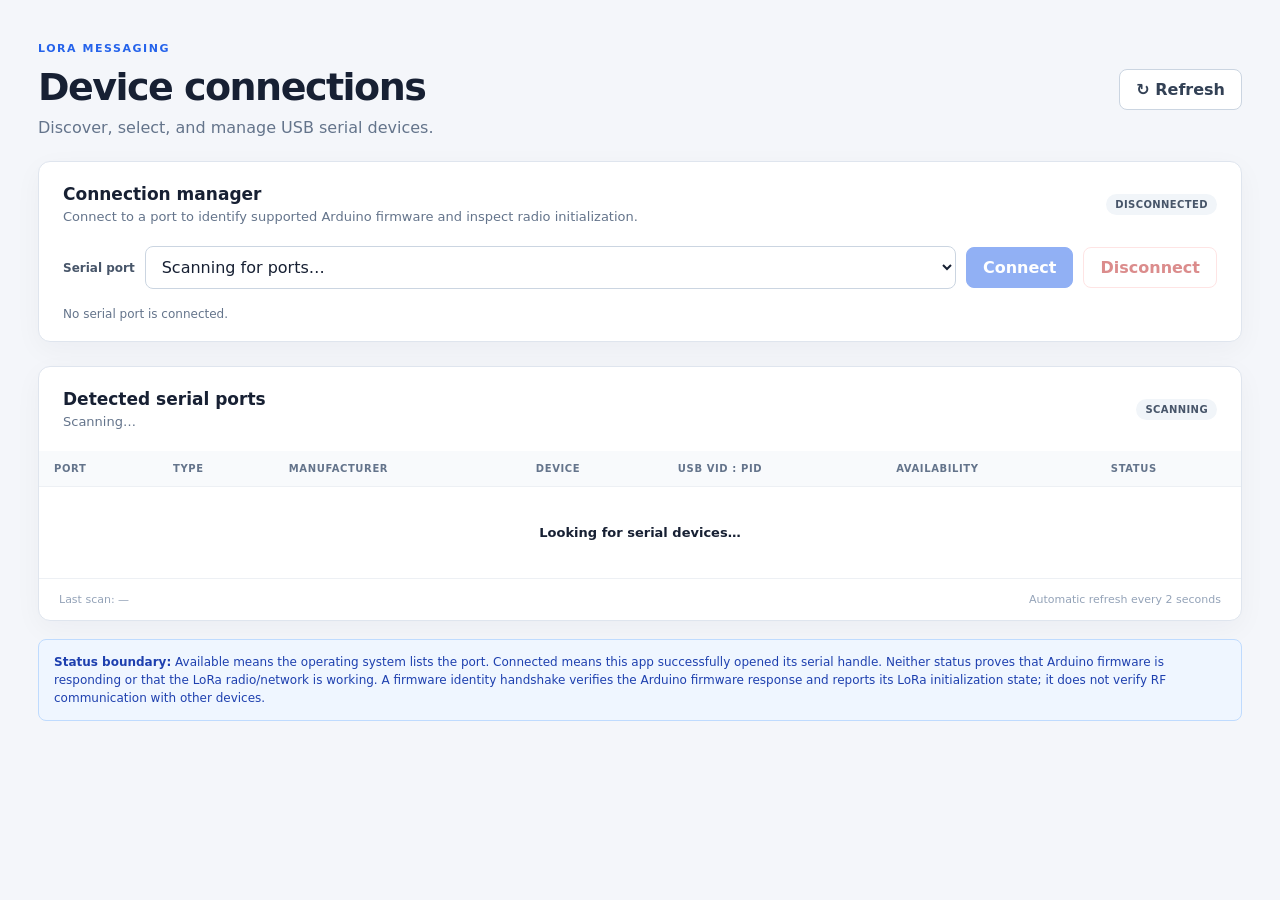
<file: messaging-app/frontend/index.html>
<!doctype html>
<html lang="en">
<head>
  <meta charset="UTF-8">
  <meta name="viewport" content="width=device-width, initial-scale=1.0">
  <title>LoRa Messaging</title>
  <link rel="stylesheet" href="styles.css">
  <script src="app.js" defer></script>
</head>
<body>
  <main class="app-shell">
    <header class="page-header">
      <div>
        <p class="eyebrow">LORA MESSAGING</p>
        <h1>Device connections</h1>
        <p class="subtitle">Discover, select, and manage USB serial devices.</p>
      </div>
      <button id="refresh-button" class="button" type="button">↻ Refresh</button>
    </header>

    <section class="panel connection-panel">
      <div class="panel-heading">
        <div>
          <h2>Connection manager</h2>
          <p class="muted">Connect to a port to identify supported Arduino firmware and inspect radio initialization.</p>
        </div>
        <span id="connection-indicator" class="status-pill">DISCONNECTED</span>
      </div>
      <div class="connection-controls">
        <label for="port-select">Serial port</label>
        <select id="port-select">
          <option value="">Scanning for ports…</option>
        </select>
        <button id="connect-button" class="button button-primary" type="button" disabled>Connect</button>
        <button id="disconnect-button" class="button button-danger" type="button" disabled>Disconnect</button>
      </div>
      <p id="connection-detail" class="connection-detail" aria-live="polite">No serial port is connected.</p>
    </section>

    <section class="panel">
      <div class="panel-heading">
        <div>
          <h2>Detected serial ports</h2>
          <p id="port-count" class="muted">Scanning…</p>
        </div>
        <span id="scan-indicator" class="status-pill">SCANNING</span>
      </div>
      <div class="table-wrap">
        <table>
          <thead>
            <tr>
              <th>PORT</th>
              <th>TYPE</th>
              <th>MANUFACTURER</th>
              <th>DEVICE</th>
              <th>USB VID : PID</th>
              <th>AVAILABILITY</th>
              <th>STATUS</th>
            </tr>
          </thead>
          <tbody id="ports-body">
            <tr><td colspan="7" class="empty-state">Looking for serial devices…</td></tr>
          </tbody>
        </table>
      </div>
      <footer class="panel-footer">
        <span id="last-scan">Last scan: —</span>
        <span>Automatic refresh every 2 seconds</span>
      </footer>
    </section>

    <p class="notice">
      <strong>Status boundary:</strong> Available means the operating system lists the port.
      Connected means this app successfully opened its serial handle. Neither status proves
      that Arduino firmware is responding or that the LoRa radio/network is working.
      A firmware identity handshake verifies the Arduino firmware response and reports its LoRa initialization state; it does not verify RF communication with other devices.
    </p>
  </main>
</body>
</html>
</file>
<file: messaging-app/frontend/styles.css>
:root {
  color-scheme: light;
  font-family: "Segoe UI", system-ui, sans-serif;
  color: #172033;
  background: #f4f6fa;
  font-synthesis: none;
  text-rendering: optimizeLegibility;
}

* { box-sizing: border-box; }
body { margin: 0; min-width: 720px; min-height: 100vh; }
button, select { font: inherit; }

.app-shell { width: min(1320px, 100%); margin: 0 auto; padding: 42px 38px; }
.page-header, .panel-heading, .panel-footer {
  display: flex;
  align-items: center;
  justify-content: space-between;
  gap: 20px;
}
.eyebrow { margin: 0 0 10px; color: #2563eb; font-size: 11px; font-weight: 750; letter-spacing: .14em; }
h1 { margin: 0; font-size: clamp(28px, 4vw, 38px); letter-spacing: -.04em; }
.subtitle, .muted { color: #64748b; }
.subtitle { margin: 9px 0 0; }

.button {
  border: 1px solid #cbd5e1;
  border-radius: 8px;
  padding: 10px 16px;
  background: #fff;
  color: #334155;
  cursor: pointer;
  font-weight: 650;
}
.button-primary { border-color: #2563eb; background: #2563eb; color: #fff; }
.button-danger { border-color: #fecaca; background: #fff; color: #b91c1c; }
.button:hover { filter: brightness(.97); }
.button:disabled { opacity: .5; cursor: not-allowed; }

.panel {
  margin-top: 24px;
  overflow: hidden;
  border: 1px solid #dfe5ee;
  border-radius: 12px;
  background: #fff;
  box-shadow: 0 8px 28px rgb(15 23 42 / 4%);
}
.panel-heading { padding: 22px 24px; }
h2 { margin: 0; font-size: 17px; }
.panel-heading .muted { margin: 5px 0 0; font-size: 13px; }

.status-pill, .device-tag {
  display: inline-flex;
  align-items: center;
  border-radius: 999px;
  padding: 5px 9px;
  background: #f1f5f9;
  color: #475569;
  font-size: 10px;
  font-weight: 750;
  letter-spacing: .04em;
}
.status-ok { background: #ecfdf5; color: #047857; }
.status-error { background: #fef2f2; color: #b91c1c; }
.status-neutral { background: #eff6ff; color: #1d4ed8; }

.connection-controls {
  display: flex;
  align-items: center;
  gap: 10px;
  padding: 0 24px 16px;
}
.connection-controls label { color: #475569; font-size: 12px; font-weight: 700; }
.connection-controls select {
  min-width: 240px;
  flex: 1;
  padding: 10px 12px;
  border: 1px solid #cbd5e1;
  border-radius: 8px;
  background: #fff;
  color: #172033;
}
.connection-controls select:disabled { background: #f8fafc; }
.connection-detail {
  margin: 0;
  padding: 0 24px 18px;
  color: #64748b;
  font-size: 12px;
  line-height: 1.5;
}

.table-wrap { overflow-x: auto; }
table { width: 100%; border-collapse: collapse; text-align: left; }
thead { background: #f8fafc; }
th {
  padding: 12px 15px;
  color: #64748b;
  font-size: 10px;
  font-weight: 750;
  letter-spacing: .06em;
  white-space: nowrap;
}
td { padding: 15px; border-top: 1px solid #edf0f4; color: #334155; font-size: 13px; }
tbody tr:hover { background: #fafcff; cursor: pointer; }
tbody tr.selected-row { background: #eff6ff; }
td:first-child { color: #172033; font-weight: 700; }
.empty-state { padding: 38px 18px; color: #64748b; text-align: center; }
.error-text { color: #b91c1c; }

.panel-footer {
  padding: 14px 20px;
  border-top: 1px solid #edf0f4;
  color: #94a3b8;
  font-size: 11px;
}
.notice {
  margin: 18px 0 0;
  padding: 13px 15px;
  border: 1px solid #bfdbfe;
  border-radius: 8px;
  background: #eff6ff;
  color: #1e40af;
  font-size: 12px;
  line-height: 1.5;
}

@media (max-width: 850px) {
  .app-shell { padding: 26px 20px; }
  .page-header { align-items: flex-start; }
  .panel-footer { align-items: flex-start; flex-direction: column; gap: 6px; }
  .connection-controls { align-items: stretch; flex-wrap: wrap; }
  .connection-controls select { min-width: 100%; }
}
</file>
